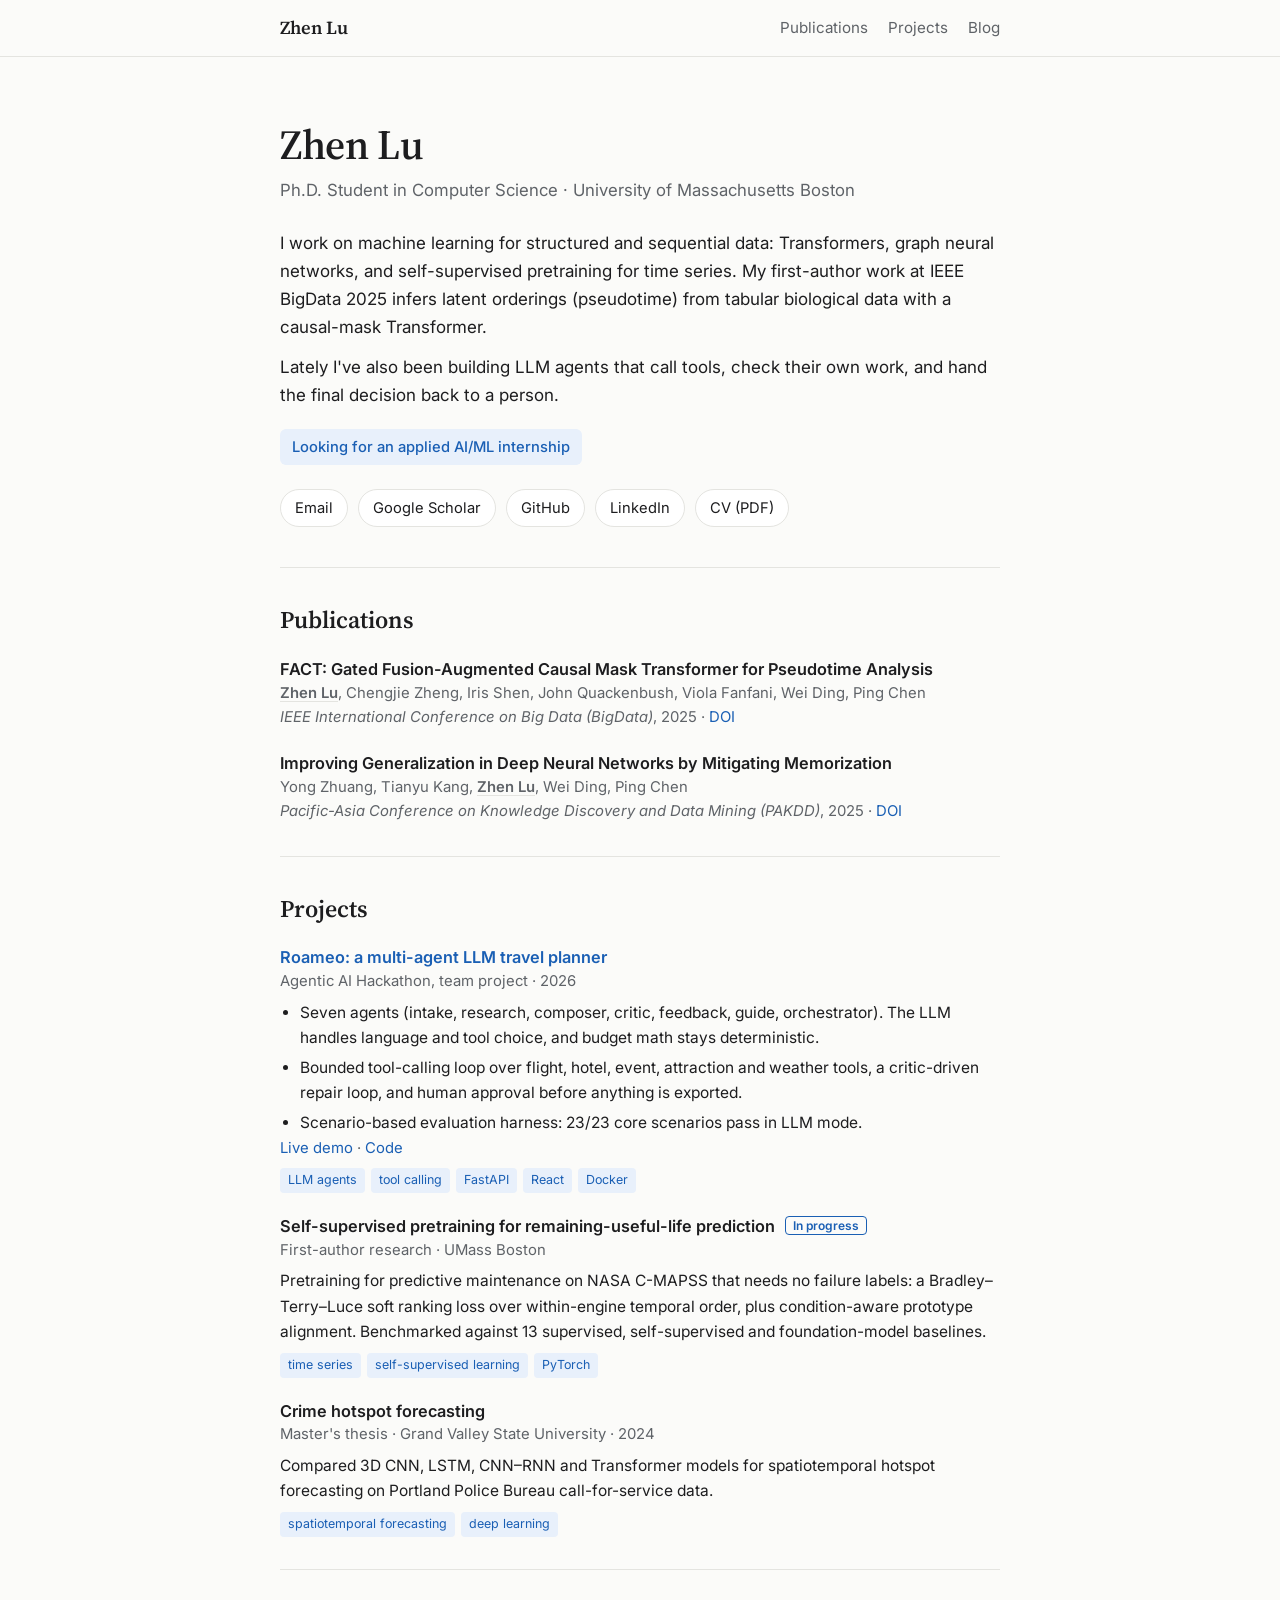
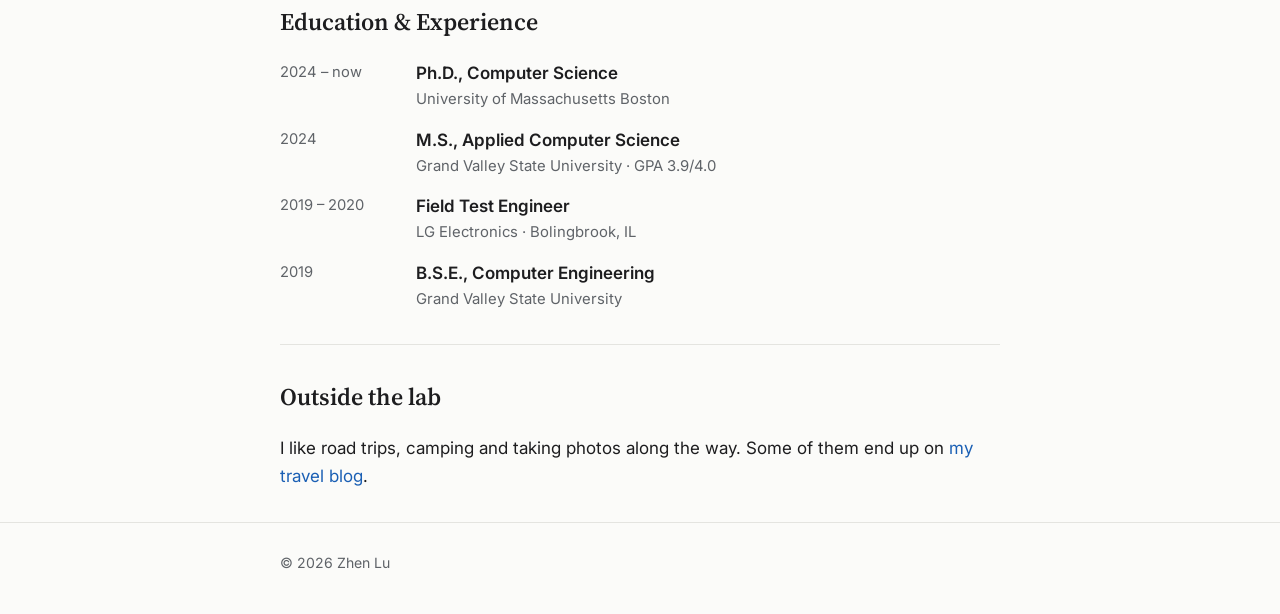
<file: index.html>
<!DOCTYPE html>
<html lang="en">
<head>
  <meta charset="UTF-8">
  <meta name="viewport" content="width=device-width, initial-scale=1.0">
  <title>Zhen Lu · CS Ph.D. Student, UMass Boston</title>
  <meta name="description" content="Zhen Lu is a Computer Science Ph.D. student at UMass Boston working on Transformers, graph neural networks, self-supervised time-series learning, and LLM agents.">
  <meta property="og:title" content="Zhen Lu · CS Ph.D. Student, UMass Boston">
  <meta property="og:description" content="Machine learning research: Transformers, GNNs, time-series pretraining, and LLM agents.">
  <meta property="og:url" content="https://www.tinybaozi.com/">
  <meta property="og:type" content="website">
  <link rel="canonical" href="https://www.tinybaozi.com/">
  <link rel="preconnect" href="https://fonts.googleapis.com">
  <link rel="preconnect" href="https://fonts.gstatic.com" crossorigin>
  <link href="https://fonts.googleapis.com/css2?family=Inter:wght@400;500;600&family=Source+Serif+4:opsz,wght@8..60,600&display=swap" rel="stylesheet">
  <link rel="stylesheet" href="/css/style.css">
  <link rel="icon" href="/favicon_io/favicon.ico" sizes="any">
  <link rel="icon" href="/favicon_io/favicon-32x32.png" sizes="32x32" type="image/png">
  <link rel="apple-touch-icon" href="/favicon_io/apple-touch-icon.png">
  <link rel="manifest" href="/favicon_io/site.webmanifest">
</head>
<body>
  <nav class="site-nav">
    <div class="wrap">
      <a class="brand" href="/">Zhen Lu</a>
      <ul>
        <li><a href="#publications">Publications</a></li>
        <li><a href="#projects">Projects</a></li>
        <li><a href="/pages/blog.html">Blog</a></li>
      </ul>
    </div>
  </nav>

  <main class="wrap">
    <header class="hero">
      <h1>Zhen Lu</h1>
      <div class="role">Ph.D. Student in Computer Science · University of Massachusetts Boston</div>
      <div class="intro">
        <p>I work on machine learning for structured and sequential data: Transformers, graph neural networks, and self-supervised pretraining for time series. My first-author work at IEEE BigData 2025 infers latent orderings (pseudotime) from tabular biological data with a causal-mask Transformer.</p>
        <p>Lately I've also been building LLM agents that call tools, check their own work, and hand the final decision back to a person.</p>
      </div>
      <div class="callout">Looking for an applied AI/ML internship</div>
      <div class="links">
        <a href="mailto:cnzhenlu@gmail.com">Email</a>
        <a href="https://scholar.google.com/citations?user=Xb1-aUUAAAAJ" target="_blank" rel="noopener">Google Scholar</a>
        <a href="https://github.com/zhenlu-ml" target="_blank" rel="noopener">GitHub</a>
        <a href="https://www.linkedin.com/in/zhen-lu-b12026127/" target="_blank" rel="noopener">LinkedIn</a>
        <a href="cv.pdf" target="_blank" rel="noopener">CV (PDF)</a>
      </div>
    </header>

    <section id="publications">
      <h2>Publications</h2>
      <div class="item">
        <h3>FACT: Gated Fusion-Augmented Causal Mask Transformer for Pseudotime Analysis</h3>
        <div class="meta"><span class="me">Zhen Lu</span>, Chengjie Zheng, Iris Shen, John Quackenbush, Viola Fanfani, Wei Ding, Ping Chen</div>
        <div class="meta"><span class="venue">IEEE International Conference on Big Data (BigData)</span>, 2025 · <a href="https://doi.org/10.1109/BigData66926.2025.11400792" target="_blank" rel="noopener">DOI</a></div>
      </div>
      <div class="item">
        <h3>Improving Generalization in Deep Neural Networks by Mitigating Memorization</h3>
        <div class="meta">Yong Zhuang, Tianyu Kang, <span class="me">Zhen Lu</span>, Wei Ding, Ping Chen</div>
        <div class="meta"><span class="venue">Pacific-Asia Conference on Knowledge Discovery and Data Mining (PAKDD)</span>, 2025 · <a href="https://doi.org/10.1007/978-981-96-8173-0_8" target="_blank" rel="noopener">DOI</a></div>
      </div>
    </section>

    <section id="projects">
      <h2>Projects</h2>
      <div class="item">
        <h3><a href="https://github.com/zhenlu-ml/Travel_Agent" target="_blank" rel="noopener">Roameo: a multi-agent LLM travel planner</a></h3>
        <div class="meta">Agentic AI Hackathon, team project · 2026</div>
        <ul>
          <li>Seven agents (intake, research, composer, critic, feedback, guide, orchestrator). The LLM handles language and tool choice, and budget math stays deterministic.</li>
          <li>Bounded tool-calling loop over flight, hotel, event, attraction and weather tools, a critic-driven repair loop, and human approval before anything is exported.</li>
          <li>Scenario-based evaluation harness: 23/23 core scenarios pass in LLM mode.</li>
        </ul>
        <div class="meta"><a href="https://roameo-l13h.onrender.com/" target="_blank" rel="noopener">Live demo</a> · <a href="https://github.com/zhenlu-ml/Travel_Agent" target="_blank" rel="noopener">Code</a></div>
        <div class="tags"><span>LLM agents</span><span>tool calling</span><span>FastAPI</span><span>React</span><span>Docker</span></div>
      </div>
      <div class="item">
        <h3>Self-supervised pretraining for remaining-useful-life prediction <span class="badge">In progress</span></h3>
        <div class="meta">First-author research · UMass Boston</div>
        <p>Pretraining for predictive maintenance on NASA C-MAPSS that needs no failure labels: a Bradley–Terry–Luce soft ranking loss over within-engine temporal order, plus condition-aware prototype alignment. Benchmarked against 13 supervised, self-supervised and foundation-model baselines.</p>
        <div class="tags"><span>time series</span><span>self-supervised learning</span><span>PyTorch</span></div>
      </div>
      <div class="item">
        <h3>Crime hotspot forecasting</h3>
        <div class="meta">Master's thesis · Grand Valley State University · 2024</div>
        <p>Compared 3D CNN, LSTM, CNN–RNN and Transformer models for spatiotemporal hotspot forecasting on Portland Police Bureau call-for-service data.</p>
        <div class="tags"><span>spatiotemporal forecasting</span><span>deep learning</span></div>
      </div>
    </section>

    <section id="experience">
      <h2>Education &amp; Experience</h2>
      <div class="timeline">
        <div class="row"><div class="when">2024 – now</div><div class="what"><strong>Ph.D., Computer Science</strong><div>University of Massachusetts Boston</div></div></div>
        <div class="row"><div class="when">2024</div><div class="what"><strong>M.S., Applied Computer Science</strong><div>Grand Valley State University · GPA 3.9/4.0</div></div></div>
        <div class="row"><div class="when">2019 – 2020</div><div class="what"><strong>Field Test Engineer</strong><div>LG Electronics · Bolingbrook, IL</div></div></div>
        <div class="row"><div class="when">2019</div><div class="what"><strong>B.S.E., Computer Engineering</strong><div>Grand Valley State University</div></div></div>
      </div>
    </section>

    <section id="life">
      <h2>Outside the lab</h2>
      <p>I like road trips, camping and taking photos along the way. Some of them end up on <a href="/pages/blog.html">my travel blog</a>.</p>
    </section>
  </main>

  <footer>
    <div class="wrap">© <span id="year">2026</span> Zhen Lu</div>
  </footer>
  <script>document.getElementById("year").textContent = new Date().getFullYear();</script>
</body>
</html>
</file>
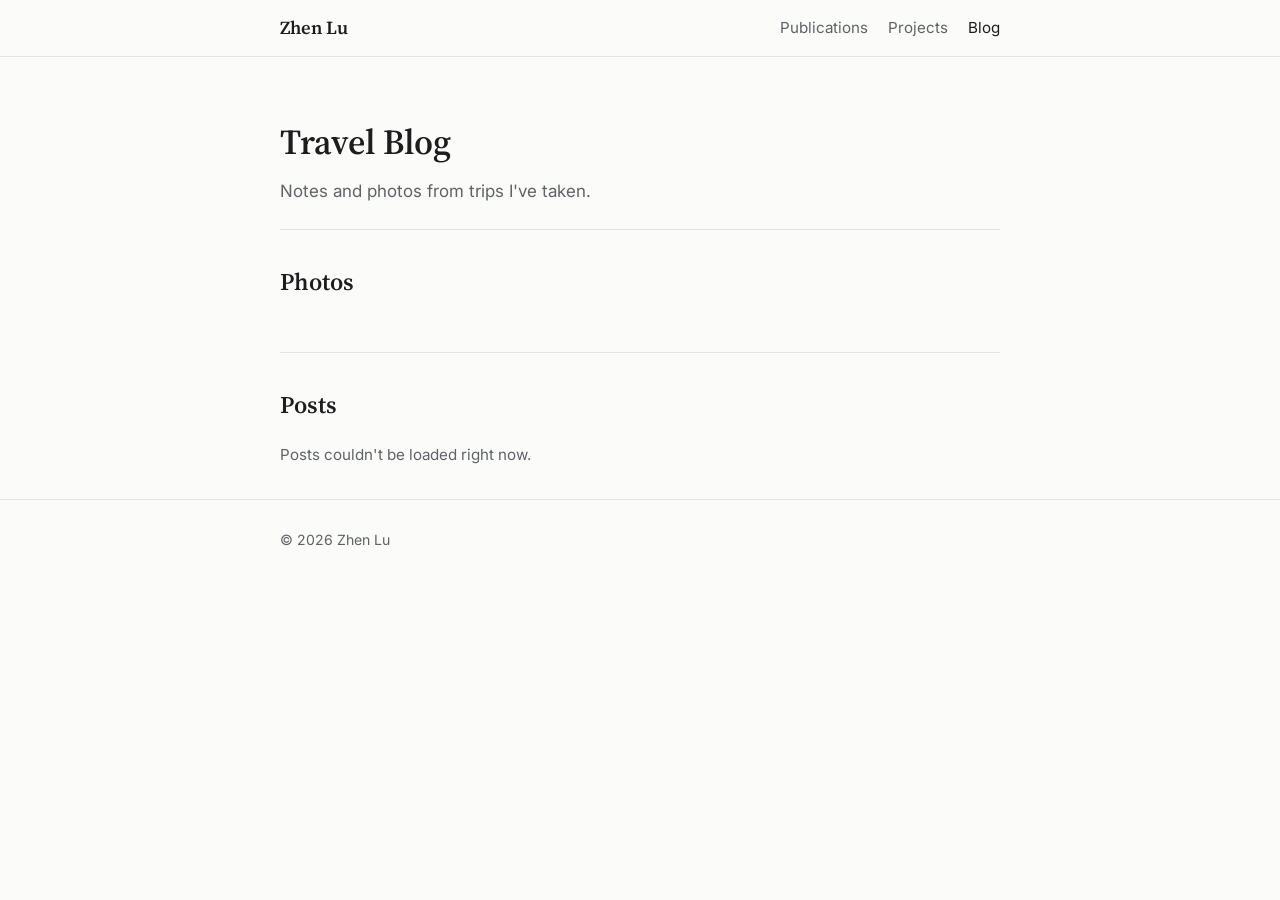
<file: pages/blog.html>
<!DOCTYPE html>
<html lang="en">
<head>
  <meta charset="UTF-8">
  <meta name="viewport" content="width=device-width, initial-scale=1.0">
  <title>Travel Blog · Zhen Lu</title>
  <meta name="description" content="Trips, road trips and photos by Zhen Lu.">
  <link rel="preconnect" href="https://fonts.googleapis.com">
  <link rel="preconnect" href="https://fonts.gstatic.com" crossorigin>
  <link href="https://fonts.googleapis.com/css2?family=Inter:wght@400;500;600&family=Source+Serif+4:opsz,wght@8..60,600&display=swap" rel="stylesheet">
  <link rel="stylesheet" href="/css/style.css">
  <link rel="icon" href="/favicon_io/favicon.ico" sizes="any">
  <link rel="icon" href="/favicon_io/favicon-32x32.png" sizes="32x32" type="image/png">
  <link rel="apple-touch-icon" href="/favicon_io/apple-touch-icon.png">
  <link rel="manifest" href="/favicon_io/site.webmanifest">
</head>
<body>
  <nav class="site-nav">
    <div class="wrap">
      <a class="brand" href="/">Zhen Lu</a>
      <ul>
        <li><a href="/#publications">Publications</a></li>
        <li><a href="/#projects">Projects</a></li>
        <li><a href="/pages/blog.html" aria-current="page">Blog</a></li>
      </ul>
    </div>
  </nav>

  <main class="wrap">
    <header class="page-head">
      <h1>Travel Blog</h1>
      <p>Notes and photos from trips I've taken.</p>
    </header>

    <section id="gallery">
      <h2>Photos</h2>
      <div id="image-grid" class="image-grid"></div>
      <button id="view-more" class="btn" type="button" hidden>Show all photos</button>
    </section>

    <section id="posts">
      <h2>Posts</h2>
      <p id="posts-status" class="status">Loading posts…</p>
      <ul id="post-list" class="posts"></ul>
    </section>
  </main>

  <footer>
    <div class="wrap">© <span id="year">2026</span> Zhen Lu</div>
  </footer>
  <script>document.getElementById("year").textContent = new Date().getFullYear();</script>
  <script src="/js/blog.js"></script>
</body>
</html>
</file>
<file: css/style.css>
:root {
  --bg: #fbfbf9;
  --surface: #ffffff;
  --text: #1d1d1f;
  --muted: #5f6368;
  --line: #e4e4e0;
  --accent: #1a5fb4;
  --accent-soft: #e8f0fb;
  --serif: "Source Serif 4", Georgia, "Times New Roman", serif;
  --sans: "Inter", -apple-system, BlinkMacSystemFont, "Segoe UI", Helvetica, Arial, sans-serif;
}

@media (prefers-color-scheme: dark) {
  :root {
    --bg: #141517;
    --surface: #1c1d20;
    --text: #e8e8e6;
    --muted: #a0a3a8;
    --line: #2e3034;
    --accent: #7fb0f0;
    --accent-soft: #1f2a3a;
  }
}

* { margin: 0; padding: 0; box-sizing: border-box; }

html { scroll-behavior: smooth; }

body {
  font-family: var(--sans);
  font-size: 17px;
  line-height: 1.65;
  color: var(--text);
  background: var(--bg);
  -webkit-font-smoothing: antialiased;
}

a { color: var(--accent); text-decoration: none; }
a:hover { text-decoration: underline; }

.wrap { max-width: 760px; margin: 0 auto; padding: 0 20px; }

/* Nav */
.site-nav { border-bottom: 1px solid var(--line); background: var(--bg); position: sticky; top: 0; z-index: 10; }
.site-nav .wrap { display: flex; align-items: center; justify-content: space-between; height: 56px; gap: 16px; }
.site-nav .brand { font-family: var(--serif); font-size: 1.15rem; font-weight: 600; color: var(--text); }
.site-nav ul { list-style: none; display: flex; gap: 20px; font-size: 0.95rem; }
.site-nav ul a { color: var(--muted); }
.site-nav ul a:hover, .site-nav ul a[aria-current="page"] { color: var(--text); text-decoration: none; }

/* Hero */
.hero { padding: 64px 0 40px; }
.hero h1 { font-family: var(--serif); font-size: 2.6rem; font-weight: 600; line-height: 1.15; letter-spacing: -0.01em; }
.hero .role { margin-top: 8px; color: var(--muted); font-size: 1.05rem; }
.hero .intro { margin-top: 24px; }
.hero .intro p + p { margin-top: 12px; }
.callout { display: inline-block; margin-top: 20px; padding: 6px 12px; border-radius: 6px; background: var(--accent-soft); color: var(--accent); font-size: 0.92rem; font-weight: 500; }
.links { margin-top: 24px; display: flex; flex-wrap: wrap; gap: 10px; }
.links a { padding: 6px 14px; border: 1px solid var(--line); border-radius: 999px; font-size: 0.92rem; color: var(--text); background: var(--surface); }
.links a:hover { border-color: var(--accent); color: var(--accent); text-decoration: none; }

/* Sections */
section { padding: 32px 0; border-top: 1px solid var(--line); }
section > h2 { font-family: var(--serif); font-size: 1.5rem; font-weight: 600; margin-bottom: 18px; }

.item + .item { margin-top: 22px; }
.item h3 { font-size: 1.02rem; font-weight: 600; line-height: 1.4; }
.item .meta { color: var(--muted); font-size: 0.93rem; }
.item .venue { font-style: italic; }
.item p, .item ul { margin-top: 6px; font-size: 0.97rem; }
.item ul { padding-left: 20px; }
.item li + li { margin-top: 4px; }
.me { font-weight: 600; text-decoration: underline; text-underline-offset: 3px; text-decoration-color: var(--line); }
.tags { margin-top: 8px; display: flex; flex-wrap: wrap; gap: 6px; }
.tags span { font-size: 0.78rem; padding: 2px 8px; border-radius: 4px; background: var(--accent-soft); color: var(--accent); }
.badge { font-size: 0.75rem; font-weight: 600; padding: 1px 7px; border-radius: 4px; border: 1px solid var(--accent); color: var(--accent); margin-left: 6px; vertical-align: 2px; }

.timeline .row { display: grid; grid-template-columns: 120px 1fr; gap: 16px; }
.timeline .row + .row { margin-top: 14px; }
.timeline .when { color: var(--muted); font-size: 0.92rem; padding-top: 1px; }
.timeline .what strong { font-weight: 600; }
.timeline .what div { color: var(--muted); font-size: 0.93rem; }

/* Blog */
.page-head { padding: 56px 0 24px; }
.page-head h1 { font-family: var(--serif); font-size: 2.2rem; font-weight: 600; }
.page-head p { color: var(--muted); margin-top: 6px; }

.image-grid { display: grid; grid-template-columns: repeat(auto-fill, minmax(160px, 1fr)); gap: 10px; }
.image-grid a { display: block; aspect-ratio: 1; overflow: hidden; border-radius: 8px; background: var(--line); }
.image-grid img { width: 100%; height: 100%; object-fit: cover; transition: transform 0.25s ease; }
.image-grid a:hover img { transform: scale(1.04); }
.image-grid a.hidden { display: none; }

.btn { margin-top: 16px; font: inherit; font-size: 0.92rem; padding: 6px 14px; border: 1px solid var(--line); border-radius: 999px; background: var(--surface); color: var(--text); cursor: pointer; }
.btn:hover { border-color: var(--accent); color: var(--accent); }

.posts { list-style: none; }
.posts li { padding: 14px 0; border-bottom: 1px solid var(--line); }
.posts li:last-child { border-bottom: none; }
.posts .date { color: var(--muted); font-size: 0.88rem; }
.posts h3 { font-size: 1.02rem; font-weight: 600; }
.posts p { color: var(--muted); font-size: 0.95rem; margin-top: 2px; }
.status { color: var(--muted); font-size: 0.95rem; }

/* Footer */
footer { border-top: 1px solid var(--line); padding: 28px 0 40px; color: var(--muted); font-size: 0.88rem; }

@media (max-width: 560px) {
  body { font-size: 16px; }
  .hero { padding-top: 40px; }
  .hero h1 { font-size: 2.1rem; }
  .site-nav ul { gap: 14px; }
  .timeline .row { grid-template-columns: 1fr; gap: 0; }
}
</file>
